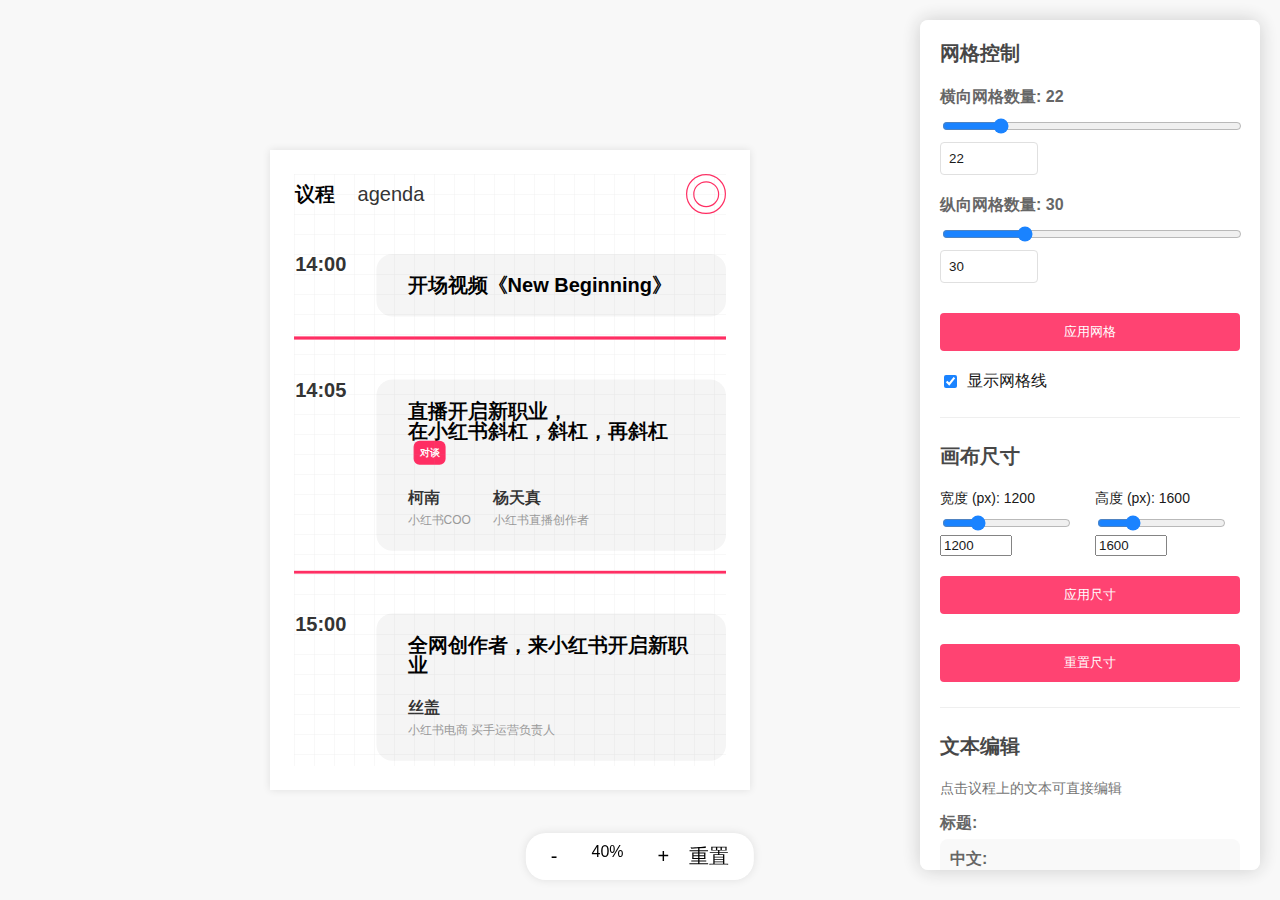
<file: index.html>
<!DOCTYPE html>
<html lang="zh">
<head>
    <meta charset="UTF-8">
    <meta name="viewport" content="width=device-width, initial-scale=1.0">
    <title>小红书议程</title>
    <link rel="stylesheet" href="styles.css">
    <link rel="stylesheet" href="https://cdnjs.cloudflare.com/ajax/libs/font-awesome/5.15.4/css/all.min.css">
</head>
<body>
    <div class="main-container">
        <!-- 控制面板切换按钮 -->
        <div class="control-toggle" id="control-toggle">
            <i class="fas fa-cog"></i>
        </div>
        
        <!-- 画布容器 -->
        <div class="canvas-wrapper">
            <div class="canvas">
                <!-- 网格覆盖层 -->
                <div class="grid-overlay" id="grid-overlay"></div>
                
                <div class="content-wrapper">
                    <div class="header">
                        <div class="logo">
                            <span class="logo-cn editable" data-field="logo-cn">议程</span>
                            <span class="logo-en editable" data-field="logo-en">agenda</span>
                        </div>
                        <div class="red-circle"></div>
                    </div>
                    
                    <div class="timeline">
                        <div class="event">
                            <div class="time editable" data-field="time-1">14:00</div>
                            <div class="content">
                                <div class="title editable" data-field="title-1">开场视频《New Beginning》</div>
                            </div>
                        </div>
                        
                        <div class="divider"></div>
                        
                        <div class="event">
                            <div class="time editable" data-field="time-2">14:05</div>
                            <div class="content">
                                <div class="title editable" data-field="title-2">
                                    直播开启新职业，
                                    <br>在小红书斜杠，斜杠，再斜杠
                                    <span class="tag">对谈</span>
                                </div>
                                <div class="speakers">
                                    <div class="speaker">
                                        <div class="speaker-name editable" data-field="speaker-2-1-name">柯南</div>
                                        <div class="speaker-title editable" data-field="speaker-2-1-title">小红书COO</div>
                                    </div>
                                    <div class="speaker">
                                        <div class="speaker-name editable" data-field="speaker-2-2-name">杨天真</div>
                                        <div class="speaker-title editable" data-field="speaker-2-2-title">小红书直播创作者</div>
                                    </div>
                                </div>
                            </div>
                        </div>
                        
                        <div class="divider"></div>
                        
                        <div class="event">
                            <div class="time editable" data-field="time-3">15:00</div>
                            <div class="content">
                                <div class="title editable" data-field="title-3">全网创作者，来小红书开启新职业</div>
                                <div class="speakers">
                                    <div class="speaker">
                                        <div class="speaker-name editable" data-field="speaker-3-1-name">丝盖</div>
                                        <div class="speaker-title editable" data-field="speaker-3-1-title">小红书电商 买手运营负责人</div>
                                    </div>
                                </div>
                            </div>
                        </div>
                        
                        <div class="divider"></div>
                        
                        <div class="event">
                            <div class="time editable" data-field="time-4">15:30</div>
                            <div class="content">
                                <div class="title editable" data-field="title-4">全链路产品升级，助力买手成长跃升</div>
                                <div class="speakers">
                                    <div class="speaker">
                                        <div class="speaker-name editable" data-field="speaker-4-1-name">法拉</div>
                                        <div class="speaker-title editable" data-field="speaker-4-1-title">小红书电商 买手产品负责人</div>
                                    </div>
                                </div>
                            </div>
                        </div>
                    </div>
                </div>
            </div>
            
            <div class="zoom-controls">
                <button id="zoom-out">-</button>
                <span id="zoom-level">100%</span>
                <button id="zoom-in">+</button>
                <button id="zoom-reset">重置</button>
            </div>
        </div>
        
        <!-- 控制面板 -->
        <div class="control-panel" id="control-panel">
            <h2>网格控制</h2>
            
            <div class="control-group">
                <label for="horizontal-slider">横向网格数量: <span id="horizontal-value">30</span></label>
                <input type="range" id="horizontal-slider" min="5" max="100" value="30">
                <input type="number" id="horizontal-input" min="5" max="100" value="30">
            </div>
            
            <div class="control-group">
                <label for="vertical-slider">纵向网格数量: <span id="vertical-value">30</span></label>
                <input type="range" id="vertical-slider" min="5" max="100" value="30">
                <input type="number" id="vertical-input" min="5" max="100" value="30">
            </div>
            
            <div class="control-group">
                <button id="apply-grid">应用网格</button>
            </div>
            
            <div class="gridlines-toggle">
                <input type="checkbox" id="show-grid" checked>
                <label for="show-grid">显示网格线</label>
            </div>
            
            <hr>
            
            <h2>画布尺寸</h2>
            
            <div class="size-inputs">
                <div class="size-input-group">
                    <label for="canvas-width">宽度 (px): <span id="width-value">1200</span></label>
                    <input type="range" id="canvas-width-slider" min="600" max="3000" value="1200" step="10">
                    <input type="number" id="canvas-width" min="600" max="3000" value="1200">
                </div>
                <div class="size-input-group">
                    <label for="canvas-height">高度 (px): <span id="height-value">1600</span></label>
                    <input type="range" id="canvas-height-slider" min="800" max="4000" value="1600" step="10">
                    <input type="number" id="canvas-height" min="800" max="4000" value="1600">
                </div>
            </div>
            
            <div class="control-group">
                <button id="apply-size">应用尺寸</button>
            </div>
            
            <div class="control-group">
                <button id="reset-size">重置尺寸</button>
            </div>
            
            <hr>
            
            <h2>文本编辑</h2>
            <p style="color: #666; font-size: 14px; margin-bottom: 15px;">点击议程上的文本可直接编辑</p>
            
            <div id="text-editor-container">
                <div class="text-editor-group">
                    <label>标题:</label>
                    <div class="edit-event">
                        <div class="text-editor-group">
                            <label>中文:</label>
                            <textarea id="edit-logo-cn">议程</textarea>
                        </div>
                        <div class="text-editor-group">
                            <label>英文:</label>
                            <textarea id="edit-logo-en">agenda</textarea>
                        </div>
                    </div>
                </div>
                
                <div class="text-editor-group">
                    <label>事件1:</label>
                    <div class="edit-event">
                        <div class="text-editor-group">
                            <label>时间:</label>
                            <textarea id="edit-time-1">14:00</textarea>
                        </div>
                        <div class="text-editor-group">
                            <label>标题:</label>
                            <textarea id="edit-title-1">开场视频《New Beginning》</textarea>
                        </div>
                    </div>
                </div>
                
                <div class="text-editor-group">
                    <label>事件2:</label>
                    <div class="edit-event">
                        <div class="text-editor-group">
                            <label>时间:</label>
                            <textarea id="edit-time-2">14:05</textarea>
                        </div>
                        <div class="text-editor-group">
                            <label>标题:</label>
                            <textarea id="edit-title-2">直播开启新职业，
在小红书斜杠，斜杠，再斜杠</textarea>
                        </div>
                        <div class="text-editor-group">
                            <label>演讲者1:</label>
                            <textarea id="edit-speaker-2-1-name">柯南</textarea>
                            <textarea id="edit-speaker-2-1-title">小红书COO</textarea>
                        </div>
                        <div class="text-editor-group">
                            <label>演讲者2:</label>
                            <textarea id="edit-speaker-2-2-name">杨天真</textarea>
                            <textarea id="edit-speaker-2-2-title">小红书直播创作者</textarea>
                        </div>
                    </div>
                </div>
                
                <div class="text-editor-group">
                    <label>事件3:</label>
                    <div class="edit-event">
                        <div class="text-editor-group">
                            <label>时间:</label>
                            <textarea id="edit-time-3">15:00</textarea>
                        </div>
                        <div class="text-editor-group">
                            <label>标题:</label>
                            <textarea id="edit-title-3">全网创作者，来小红书开启新职业</textarea>
                        </div>
                        <div class="text-editor-group">
                            <label>演讲者:</label>
                            <textarea id="edit-speaker-3-1-name">丝盖</textarea>
                            <textarea id="edit-speaker-3-1-title">小红书电商 买手运营负责人</textarea>
                        </div>
                    </div>
                </div>
                
                <div class="text-editor-group">
                    <label>事件4:</label>
                    <div class="edit-event">
                        <div class="text-editor-group">
                            <label>时间:</label>
                            <textarea id="edit-time-4">15:30</textarea>
                        </div>
                        <div class="text-editor-group">
                            <label>标题:</label>
                            <textarea id="edit-title-4">全链路产品升级，助力买手成长跃升</textarea>
                        </div>
                        <div class="text-editor-group">
                            <label>演讲者:</label>
                            <textarea id="edit-speaker-4-1-name">法拉</textarea>
                            <textarea id="edit-speaker-4-1-title">小红书电商 买手产品负责人</textarea>
                        </div>
                    </div>
                </div>
                
                <div class="control-group">
                    <button id="apply-text">应用文本更改</button>
                </div>
            </div>
        </div>
    </div>

    <script src="script.js"></script>
</body>
</html>
</file>
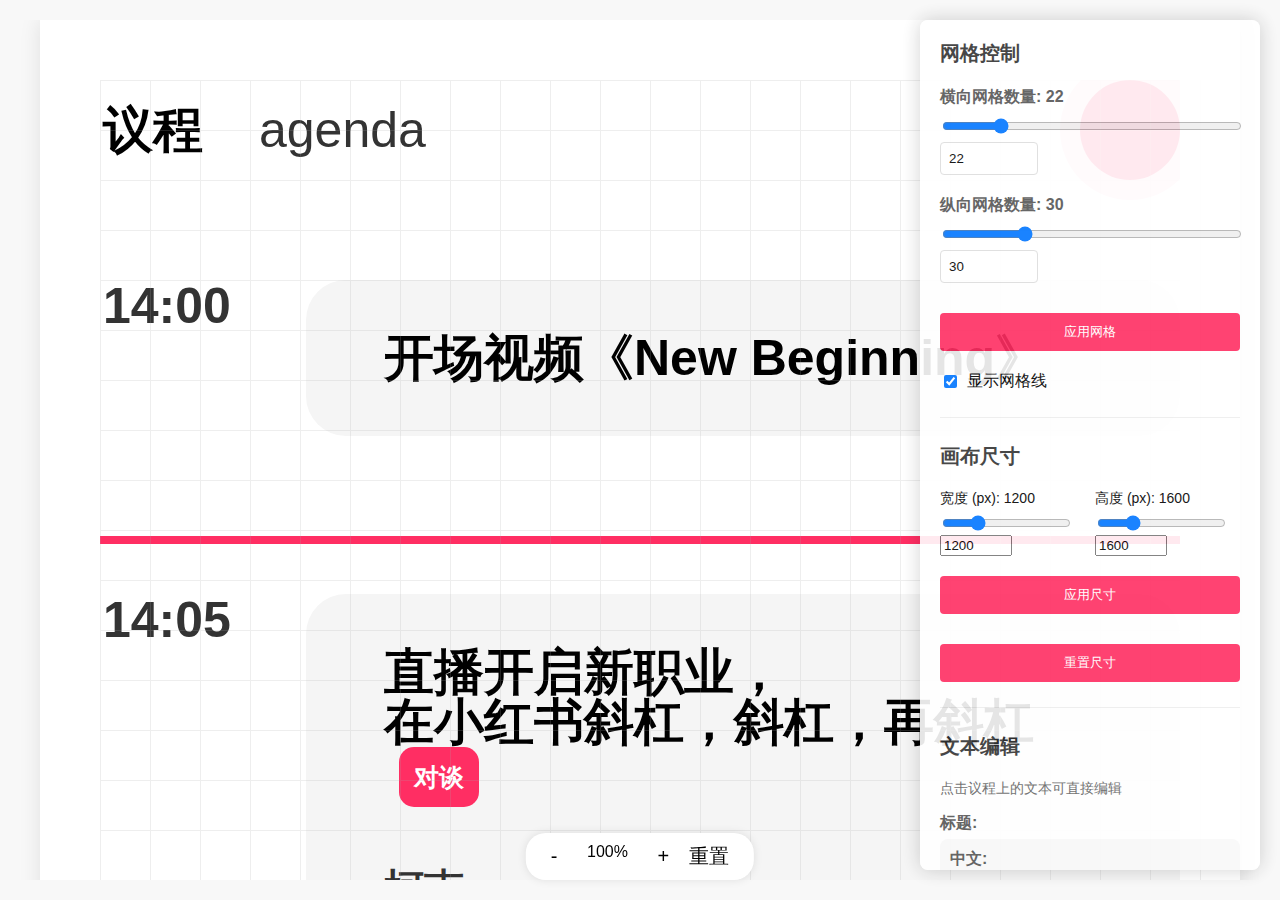
<file: agenda.html>
<!DOCTYPE html>
<html lang="zh">
<head>
    <meta charset="UTF-8">
    <meta name="viewport" content="width=device-width, initial-scale=1.0">
    <title>小红书议程</title>
    <style>
        body {
            margin: 0;
            padding: 0;
            display: flex;
            background-color: #f8f8f8;
            font-family: "PingFang SC", "Microsoft YaHei", sans-serif;
            min-height: 100vh;
            overflow-x: hidden;
        }
        
        .main-container {
            display: flex;
            width: 100%;
            padding: 20px;
            justify-content: center;
        }
        
        /* 控制面板样式 */
        .control-panel {
            width: 300px;
            background-color: white;
            border-radius: 8px;
            padding: 20px;
            box-shadow: 0 0 20px rgba(0, 0, 0, 0.2);
            height: fit-content;
            position: fixed;
            top: 20px;
            right: 20px;
            z-index: 100;
            max-height: 90vh;
            overflow-y: auto;
            opacity: 0.9;
            transition: opacity 0.3s;
        }
        
        .control-panel:hover {
            opacity: 1;
        }
        
        .control-panel h2 {
            margin-top: 0;
            color: #333;
            font-size: 20px;
            margin-bottom: 20px;
        }
        
        .control-group {
            margin-bottom: 20px;
        }
        
        .control-group label {
            display: block;
            margin-bottom: 8px;
            font-weight: bold;
            color: #555;
        }
        
        .control-group input[type="range"] {
            width: 100%;
            margin-bottom: 8px;
        }
        
        .control-group input[type="number"] {
            width: 80px;
            padding: 8px;
            border: 1px solid #ddd;
            border-radius: 4px;
        }
        
        .control-group button {
            padding: 10px 15px;
            background-color: #ff2e63;
            color: white;
            border: none;
            border-radius: 4px;
            cursor: pointer;
            margin-top: 10px;
            width: 100%;
        }
        
        .control-group button:hover {
            background-color: #e01b51;
        }
        
        .gridlines-toggle {
            display: flex;
            align-items: center;
            margin-top: 20px;
        }
        
        .gridlines-toggle input {
            margin-right: 10px;
        }
        
        .control-panel hr {
            margin: 25px 0;
            border: none;
            border-top: 1px solid #eee;
        }
        
        .size-inputs {
            display: flex;
            gap: 10px;
            margin-bottom: 10px;
        }
        
        .size-input-group {
            flex: 1;
        }
        
        .size-input-group label {
            display: block;
            margin-bottom: 5px;
            font-size: 14px;
        }
        
        /* 文本编辑控制 */
        .text-editor-group {
            margin-bottom: 15px;
        }
        
        .text-editor-group label {
            display: block;
            margin-bottom: 5px;
            color: #555;
            font-weight: bold;
        }
        
        .text-editor-group textarea {
            width: 100%;
            min-height: 60px;
            padding: 8px;
            border: 1px solid #ddd;
            border-radius: 4px;
            font-family: inherit;
            font-size: 14px;
            resize: vertical;
        }
        
        .edit-event {
            background-color: #f9f9f9;
            border-radius: 8px;
            padding: 10px;
            margin-bottom: 15px;
        }
        
        .edit-event h3 {
            margin-top: 0;
            margin-bottom: 10px;
            font-size: 16px;
            color: #ff2e63;
        }
        
        .editable {
            border: 1px dashed transparent;
            padding: 2px;
            transition: background-color 0.2s, border-color 0.2s;
        }
        
        .editable:hover {
            background-color: rgba(255, 46, 99, 0.05);
            border-color: #ff2e63;
            cursor: pointer;
        }
        
        /* 画布样式 */
        .canvas-wrapper {
            display: flex;
            justify-content: center;
            overflow: hidden;
            position: relative;
            margin: 0 auto;
            cursor: grab; /* 默认显示抓取光标 */
            width: 100%;
            height: calc(100vh - 40px);
        }
        
        .canvas-wrapper.grabbing {
            cursor: grabbing; /* 拖动时显示抓取中光标 */
        }
        
        .zoom-controls {
            position: fixed;
            bottom: 20px;
            left: 50%;
            transform: translateX(-50%);
            display: flex;
            background-color: white;
            border-radius: 20px;
            padding: 5px 15px;
            box-shadow: 0 0 10px rgba(0, 0, 0, 0.1);
            z-index: 90;
        }
        
        .zoom-controls button {
            background: none;
            border: none;
            font-size: 20px;
            cursor: pointer;
            padding: 5px 10px;
        }
        
        .zoom-controls span {
            display: inline-block;
            padding: 5px 10px;
            min-width: 60px;
            text-align: center;
        }
        
        .canvas {
            width: 1200px;
            height: 1600px;
            background-color: white;
            position: relative;
            box-shadow: 0 0 20px rgba(0, 0, 0, 0.1);
            overflow: hidden;
            padding: 60px; /* 固定60px页边距 */
            box-sizing: border-box;
            transform-origin: center center;
            transition: transform 0.1s ease;
        }
        
        .content-wrapper {
            width: 100%;
            height: 100%;
            position: relative;
            overflow: hidden;
            box-sizing: border-box;
        }
        
        /* 网格系统 */
        .grid-overlay {
            position: absolute;
            top: 60px; /* 页边距 */
            left: 60px; /* 页边距 */
            right: 60px; /* 页边距 */
            bottom: 60px; /* 页边距 */
            pointer-events: none;
            z-index: 10;
            opacity: 0.2;
        }
        
        .grid-line {
            position: absolute;
            background-color: #aaa;
        }
        
        .h-line {
            width: 100%;
            height: 1px;
        }
        
        .v-line {
            height: 100%;
            width: 1px;
        }
        
        /* 文字和图形高度对齐网格 */
        :root {
            --grid-cell-height: 50px; /* 固定网格单元格高度 */
            --grid-cell-width: 50px; /* 固定网格单元格宽度 */
            --page-padding: 60px; /* 固定页边距 */
            --circle-size: calc(var(--grid-cell-height) * 2); /* 使用高度作为基准，确保圆形 */
        }
        
        /* 原有样式 */
        .header {
            display: flex;
            justify-content: space-between;
            align-items: center;
            margin-bottom: var(--grid-cell-height);
            height: auto;
            min-height: calc(var(--grid-cell-height) * 2);
        }
        
        .logo {
            font-size: var(--grid-cell-height);
            font-weight: 800;
            display: flex;
            align-items: center;
            line-height: var(--grid-cell-height);
            height: auto;
            min-height: var(--grid-cell-height);
        }
        
        .logo-cn {
            margin-right: calc(var(--grid-cell-width) * 1);
            height: auto;
            min-height: var(--grid-cell-height);
            line-height: var(--grid-cell-height);
        }
        
        .logo-en {
            font-weight: 400;
            color: #333;
            height: auto;
            min-height: var(--grid-cell-height);
            line-height: var(--grid-cell-height);
        }
        
        .red-circle {
            width: var(--circle-size);
            height: var(--circle-size);
            background-color: #ff2e63;
            border-radius: 50%;
            box-shadow: 0 0 0 calc(var(--circle-size) * 0.2) rgba(255, 46, 99, 0.2);
            flex-shrink: 0;
        }
        
        .timeline {
            margin-top: calc(var(--grid-cell-height) * 2);
            display: flex;
            flex-direction: column;
        }
        
        .event {
            display: flex;
            margin-bottom: var(--grid-cell-height);
            position: relative;
            min-height: var(--grid-cell-height);
            height: auto;
        }
        
        .time {
            width: calc(var(--grid-cell-width) * 4);
            font-size: var(--grid-cell-height);
            font-weight: bold;
            color: #333;
            padding-top: 0;
            line-height: var(--grid-cell-height);
            height: auto;
            min-height: var(--grid-cell-height);
            flex-shrink: 0;
        }
        
        .content {
            flex: 1;
            background-color: #f5f5f5;
            border-radius: calc(var(--grid-cell-height) * 0.8);
            padding: var(--grid-cell-height) calc(var(--grid-cell-width) * 1.5);
            position: relative;
            height: auto;
            min-height: var(--grid-cell-height);
            display: flex;
            flex-direction: column;
        }
        
        .title {
            font-size: var(--grid-cell-height);
            margin-bottom: 0;
            line-height: var(--grid-cell-height);
            height: auto;
            min-height: var(--grid-cell-height);
            font-weight: bold;
            display: inline-block;
            vertical-align: top;
            word-wrap: break-word;
            overflow-wrap: break-word;
        }
        
        .title br + span {
            display: inline-block;
            line-height: var(--grid-cell-height);
            height: auto;
            min-height: var(--grid-cell-height);
        }
        
        .speakers {
            display: flex;
            flex-wrap: wrap;
            gap: var(--grid-cell-height);
            margin-top: var(--grid-cell-height);
            width: 100%;
        }
        
        .speaker {
            display: flex;
            flex-direction: column;
            margin-top: 0;
            min-width: 150px;
        }
        
        .speaker-name {
            font-size: calc(var(--grid-cell-height) * 0.8);
            font-weight: bold;
            color: #333;
            line-height: var(--grid-cell-height);
            height: auto;
            min-height: var(--grid-cell-height);
            word-wrap: break-word;
            overflow-wrap: break-word;
        }
        
        .speaker-title {
            font-size: calc(var(--grid-cell-height) * 0.6);
            color: #999;
            font-weight: normal;
            margin-top: 0;
            line-height: var(--grid-cell-height);
            height: auto;
            min-height: var(--grid-cell-height);
            word-wrap: break-word;
            overflow-wrap: break-word;
        }
        
        .divider {
            width: 100%;
            height: calc(var(--grid-cell-height) * 0.15);
            background-color: #ff2e63;
            margin: var(--grid-cell-height) 0;
            position: relative;
            left: 0;
            flex-shrink: 0;
        }
        
        .tag {
            display: inline-block;
            font-size: calc(var(--grid-cell-height) * 0.5);
            color: white;
            background-color: #ff2e63;
            padding: calc(var(--grid-cell-height) * 0.1) calc(var(--grid-cell-width) * 0.3);
            border-radius: calc(var(--grid-cell-height) * 0.3);
            margin-left: calc(var(--grid-cell-width) * 0.3);
            vertical-align: middle;
            line-height: calc(var(--grid-cell-height) * 0.5);
        }
    </style>
</head>
<body>
    <div class="main-container">
        <!-- 画布容器 -->
        <div class="canvas-wrapper">
            <div class="canvas">
                <!-- 网格覆盖层 -->
                <div class="grid-overlay" id="grid-overlay"></div>
                
                <div class="content-wrapper">
                    <div class="header">
                        <div class="logo">
                            <span class="logo-cn editable" data-field="logo-cn">议程</span>
                            <span class="logo-en editable" data-field="logo-en">agenda</span>
                        </div>
                        <div class="red-circle"></div>
                    </div>
                    
                    <div class="timeline">
                        <div class="event">
                            <div class="time editable" data-field="time-1">14:00</div>
                            <div class="content">
                                <div class="title editable" data-field="title-1">开场视频《New Beginning》</div>
                            </div>
                        </div>
                        
                        <div class="divider"></div>
                        
                        <div class="event">
                            <div class="time editable" data-field="time-2">14:05</div>
                            <div class="content">
                                <div class="title editable" data-field="title-2">
                                    直播开启新职业，
                                    <br>在小红书斜杠，斜杠，再斜杠
                                    <span class="tag">对谈</span>
                                </div>
                                <div class="speakers">
                                    <div class="speaker">
                                        <div class="speaker-name editable" data-field="speaker-2-1-name">柯南</div>
                                        <div class="speaker-title editable" data-field="speaker-2-1-title">小红书COO</div>
                                    </div>
                                    <div class="speaker">
                                        <div class="speaker-name editable" data-field="speaker-2-2-name">杨天真</div>
                                        <div class="speaker-title editable" data-field="speaker-2-2-title">小红书直播创作者</div>
                                    </div>
                                </div>
                            </div>
                        </div>
                        
                        <div class="divider"></div>
                        
                        <div class="event">
                            <div class="time editable" data-field="time-3">15:00</div>
                            <div class="content">
                                <div class="title editable" data-field="title-3">全网创作者，来小红书开启新职业</div>
                                <div class="speakers">
                                    <div class="speaker">
                                        <div class="speaker-name editable" data-field="speaker-3-1-name">丝盖</div>
                                        <div class="speaker-title editable" data-field="speaker-3-1-title">小红书电商 买手运营负责人</div>
                                    </div>
                                </div>
                            </div>
                        </div>
                        
                        <div class="divider"></div>
                        
                        <div class="event">
                            <div class="time editable" data-field="time-4">15:30</div>
                            <div class="content">
                                <div class="title editable" data-field="title-4">全链路产品升级，助力买手成长跃升</div>
                                <div class="speakers">
                                    <div class="speaker">
                                        <div class="speaker-name editable" data-field="speaker-4-1-name">法拉</div>
                                        <div class="speaker-title editable" data-field="speaker-4-1-title">小红书电商 买手产品负责人</div>
                                    </div>
                                </div>
                            </div>
                        </div>
                    </div>
                </div>
            </div>
            
            <div class="zoom-controls">
                <button id="zoom-out">-</button>
                <span id="zoom-level">100%</span>
                <button id="zoom-in">+</button>
                <button id="zoom-reset">重置</button>
            </div>
        </div>
        
        <!-- 控制面板 -->
        <div class="control-panel">
            <h2>网格控制</h2>
            
            <div class="control-group">
                <label for="horizontal-slider">横向网格数量: <span id="horizontal-value">30</span></label>
                <input type="range" id="horizontal-slider" min="5" max="100" value="30">
                <input type="number" id="horizontal-input" min="5" max="100" value="30">
            </div>
            
            <div class="control-group">
                <label for="vertical-slider">纵向网格数量: <span id="vertical-value">30</span></label>
                <input type="range" id="vertical-slider" min="5" max="100" value="30">
                <input type="number" id="vertical-input" min="5" max="100" value="30">
            </div>
            
            <div class="control-group">
                <button id="apply-grid">应用网格</button>
            </div>
            
            <div class="gridlines-toggle">
                <input type="checkbox" id="show-grid" checked>
                <label for="show-grid">显示网格线</label>
            </div>
            
            <hr>
            
            <h2>画布尺寸</h2>
            
            <div class="size-inputs">
                <div class="size-input-group">
                    <label for="canvas-width">宽度 (px): <span id="width-value">1200</span></label>
                    <input type="range" id="canvas-width-slider" min="600" max="3000" value="1200" step="10">
                    <input type="number" id="canvas-width" min="600" max="3000" value="1200">
                </div>
                <div class="size-input-group">
                    <label for="canvas-height">高度 (px): <span id="height-value">1600</span></label>
                    <input type="range" id="canvas-height-slider" min="800" max="4000" value="1600" step="10">
                    <input type="number" id="canvas-height" min="800" max="4000" value="1600">
                </div>
            </div>
            
            <div class="control-group">
                <button id="apply-size">应用尺寸</button>
            </div>
            
            <div class="control-group">
                <button id="reset-size">重置尺寸</button>
            </div>
            
            <hr>
            
            <h2>文本编辑</h2>
            <p style="color: #666; font-size: 14px; margin-bottom: 15px;">点击议程上的文本可直接编辑</p>
            
            <div id="text-editor-container">
                <div class="text-editor-group">
                    <label>标题:</label>
                    <div class="edit-event">
                        <div class="text-editor-group">
                            <label>中文:</label>
                            <textarea id="edit-logo-cn">议程</textarea>
                        </div>
                        <div class="text-editor-group">
                            <label>英文:</label>
                            <textarea id="edit-logo-en">agenda</textarea>
                        </div>
                    </div>
                </div>
                
                <div class="text-editor-group">
                    <label>事件1:</label>
                    <div class="edit-event">
                        <div class="text-editor-group">
                            <label>时间:</label>
                            <textarea id="edit-time-1">14:00</textarea>
                        </div>
                        <div class="text-editor-group">
                            <label>标题:</label>
                            <textarea id="edit-title-1">开场视频《New Beginning》</textarea>
                        </div>
                    </div>
                </div>
                
                <div class="text-editor-group">
                    <label>事件2:</label>
                    <div class="edit-event">
                        <div class="text-editor-group">
                            <label>时间:</label>
                            <textarea id="edit-time-2">14:05</textarea>
                        </div>
                        <div class="text-editor-group">
                            <label>标题:</label>
                            <textarea id="edit-title-2">直播开启新职业，
在小红书斜杠，斜杠，再斜杠</textarea>
                        </div>
                        <div class="text-editor-group">
                            <label>演讲者1:</label>
                            <textarea id="edit-speaker-2-1-name">柯南</textarea>
                            <textarea id="edit-speaker-2-1-title">小红书COO</textarea>
                        </div>
                        <div class="text-editor-group">
                            <label>演讲者2:</label>
                            <textarea id="edit-speaker-2-2-name">杨天真</textarea>
                            <textarea id="edit-speaker-2-2-title">小红书直播创作者</textarea>
                        </div>
                    </div>
                </div>
                
                <div class="text-editor-group">
                    <label>事件3:</label>
                    <div class="edit-event">
                        <div class="text-editor-group">
                            <label>时间:</label>
                            <textarea id="edit-time-3">15:00</textarea>
                        </div>
                        <div class="text-editor-group">
                            <label>标题:</label>
                            <textarea id="edit-title-3">全网创作者，来小红书开启新职业</textarea>
                        </div>
                        <div class="text-editor-group">
                            <label>演讲者:</label>
                            <textarea id="edit-speaker-3-1-name">丝盖</textarea>
                            <textarea id="edit-speaker-3-1-title">小红书电商 买手运营负责人</textarea>
                        </div>
                    </div>
                </div>
                
                <div class="text-editor-group">
                    <label>事件4:</label>
                    <div class="edit-event">
                        <div class="text-editor-group">
                            <label>时间:</label>
                            <textarea id="edit-time-4">15:30</textarea>
                        </div>
                        <div class="text-editor-group">
                            <label>标题:</label>
                            <textarea id="edit-title-4">全链路产品升级，助力买手成长跃升</textarea>
                        </div>
                        <div class="text-editor-group">
                            <label>演讲者:</label>
                            <textarea id="edit-speaker-4-1-name">法拉</textarea>
                            <textarea id="edit-speaker-4-1-title">小红书电商 买手产品负责人</textarea>
                        </div>
                    </div>
                </div>
                
                <div class="control-group">
                    <button id="apply-text">应用文本更改</button>
                </div>
            </div>
        </div>
    </div>

    <script>
        // 获取DOM元素
        const gridOverlay = document.getElementById('grid-overlay');
        const horizontalSlider = document.getElementById('horizontal-slider');
        const verticalSlider = document.getElementById('vertical-slider');
        const horizontalInput = document.getElementById('horizontal-input');
        const verticalInput = document.getElementById('vertical-input');
        const horizontalValue = document.getElementById('horizontal-value');
        const verticalValue = document.getElementById('vertical-value');
        const applyGridBtn = document.getElementById('apply-grid');
        const showGridCheckbox = document.getElementById('show-grid');
        
        // 画布尺寸控制元素
        const canvasWidthInput = document.getElementById('canvas-width');
        const canvasHeightInput = document.getElementById('canvas-height');
        const canvasWidthSlider = document.getElementById('canvas-width-slider');
        const canvasHeightSlider = document.getElementById('canvas-height-slider');
        const widthValue = document.getElementById('width-value');
        const heightValue = document.getElementById('height-value');
        const applySizeBtn = document.getElementById('apply-size');
        const resetSizeBtn = document.getElementById('reset-size');
        const canvas = document.querySelector('.canvas');
        const contentWrapper = document.querySelector('.content-wrapper');
        const canvasWrapper = document.querySelector('.canvas-wrapper');
        
        // 缩放控制
        const zoomInBtn = document.getElementById('zoom-in');
        const zoomOutBtn = document.getElementById('zoom-out');
        const zoomResetBtn = document.getElementById('zoom-reset');
        const zoomLevelDisplay = document.getElementById('zoom-level');
        let currentZoom = 1; // 初始缩放比例
        
        // 拖拽控制
        let isDragging = false;
        let startX, startY;
        let translateX = 0;
        let translateY = 0;
        
        // 默认画布尺寸
        const defaultWidth = 1200;
        const defaultHeight = 1600;
        const pagePadding = 60; // 固定页边距
        
        // 初始网格设置
        let hGridCount = 30;
        let vGridCount = 30;
        
        // 初始化拖拽
        function initDragAndDrop() {
            // 鼠标按下事件
            canvasWrapper.addEventListener('mousedown', (e) => {
                // 如果点击的是控制面板内的元素，不启动拖拽
                if (e.target.closest('.control-panel') || e.target.closest('.zoom-controls')) {
                    return;
                }
                
                isDragging = true;
                canvasWrapper.classList.add('grabbing');
                startX = e.clientX - translateX;
                startY = e.clientY - translateY;
                e.preventDefault();
            });
            
            // 鼠标移动事件
            document.addEventListener('mousemove', (e) => {
                if (!isDragging) return;
                
                translateX = e.clientX - startX;
                translateY = e.clientY - startY;
                updateCanvasTransform();
                e.preventDefault();
            });
            
            // 鼠标松开事件
            document.addEventListener('mouseup', () => {
                isDragging = false;
                canvasWrapper.classList.remove('grabbing');
            });
            
            // 鼠标离开窗口事件
            document.addEventListener('mouseleave', () => {
                if (isDragging) {
                    isDragging = false;
                    canvasWrapper.classList.remove('grabbing');
                }
            });
        }
        
        // 更新画布变换
        function updateCanvasTransform() {
            canvas.style.transform = `translate(${translateX}px, ${translateY}px) scale(${currentZoom})`;
        }
        
        // 缩放控制函数
        function setZoom(zoom) {
            // 限制缩放范围
            if (zoom < 0.2) zoom = 0.2;
            if (zoom > 3) zoom = 3;
            
            currentZoom = zoom;
            updateCanvasTransform();
            zoomLevelDisplay.textContent = Math.round(zoom * 100) + '%';
        }
        
        // 重置位置和缩放
        function resetViewport() {
            translateX = 0;
            translateY = 0;
            currentZoom = 1;
            updateCanvasTransform();
            zoomLevelDisplay.textContent = '100%';
        }
        
        // 缩放按钮事件
        zoomInBtn.addEventListener('click', () => {
            setZoom(currentZoom + 0.1);
        });
        
        zoomOutBtn.addEventListener('click', () => {
            setZoom(currentZoom - 0.1);
        });
        
        zoomResetBtn.addEventListener('click', () => {
            resetViewport();
        });
        
        // 鼠标滚轮缩放
        canvasWrapper.addEventListener('wheel', (e) => {
            // 阻止默认滚动行为
            e.preventDefault();
            
            // 根据滚轮方向调整缩放
            const delta = -Math.sign(e.deltaY) * 0.1;
            setZoom(currentZoom + delta);
        });
        
        // 更新CSS变量
        function updateCSSVariables() {
            // 网格单元格大小保持不变，仅更新其他变量
            document.documentElement.style.setProperty('--page-padding', `${pagePadding}px`);
            
            // 强制回流，确保尺寸计算准确
            void canvas.offsetHeight;
        }
        
        // 实时应用画布尺寸（用于滑块拖动）
        function applyCanvasSizeImmediate() {
            const width = parseInt(canvasWidthSlider.value);
            const height = parseInt(canvasHeightSlider.value);
            
            if (width >= 600 && height >= 800) {
                canvas.style.width = width + 'px';
                canvas.style.height = height + 'px';
                
                // 等待DOM更新后再生成网格
                clearTimeout(window.resizeTimer);
                window.resizeTimer = setTimeout(() => {
                    generateGrid(hGridCount, vGridCount);
                }, 100);
            }
        }
        
        // 应用画布尺寸（通过按钮点击）
        function applyCanvasSize() {
            const width = parseInt(canvasWidthInput.value);
            const height = parseInt(canvasHeightInput.value);
            
            if (width < 600 || height < 800) {
                alert('画布尺寸过小，请输入更大的值');
                return;
            }
            
            canvas.style.width = width + 'px';
            canvas.style.height = height + 'px';
            
            // 等待DOM更新后再生成网格
            setTimeout(() => {
                generateGrid(hGridCount, vGridCount);
            }, 50);
        }
        
        // 重置画布尺寸
        function resetCanvasSize() {
            canvasWidthInput.value = defaultWidth;
            canvasHeightInput.value = defaultHeight;
            canvasWidthSlider.value = defaultWidth;
            canvasHeightSlider.value = defaultHeight;
            widthValue.textContent = defaultWidth;
            heightValue.textContent = defaultHeight;
            
            canvas.style.width = defaultWidth + 'px';
            canvas.style.height = defaultHeight + 'px';
            
            // 重置缩放和位置
            resetViewport();
            
            // 等待DOM更新后再生成网格
            setTimeout(() => {
                generateGrid(hGridCount, vGridCount);
            }, 50);
        }
        
        // 生成网格线
        function generateGrid(h, v) {
            // 清空网格
            gridOverlay.innerHTML = '';
            
            // 获取固定的网格单元格尺寸
            const cellWidth = parseInt(getComputedStyle(document.documentElement).getPropertyValue('--grid-cell-width'));
            const cellHeight = parseInt(getComputedStyle(document.documentElement).getPropertyValue('--grid-cell-height'));
            
            // 计算网格尺寸（版心内容区域）
            const gridWidth = gridOverlay.offsetWidth;
            const gridHeight = gridOverlay.offsetHeight;
            
            // 计算需要的网格线数量
            const hLines = Math.ceil(gridHeight / cellHeight) + 1;
            const vLines = Math.ceil(gridWidth / cellWidth) + 1;
            
            // 更新输入框和滑块的值（但不触发事件）
            horizontalInput.value = vLines - 1;
            horizontalSlider.value = vLines - 1;
            horizontalValue.textContent = vLines - 1;
            
            verticalInput.value = hLines - 1;
            verticalSlider.value = hLines - 1;
            verticalValue.textContent = hLines - 1;
            
            // 存储当前网格数量
            hGridCount = vLines - 1;
            vGridCount = hLines - 1;
            
            // 生成横向线
            for (let i = 0; i <= hLines; i++) {
                const hLine = document.createElement('div');
                hLine.className = 'grid-line h-line';
                hLine.style.top = (i * cellHeight) + 'px';
                gridOverlay.appendChild(hLine);
            }
            
            // 生成纵向线
            for (let i = 0; i <= vLines; i++) {
                const vLine = document.createElement('div');
                vLine.className = 'grid-line v-line';
                vLine.style.left = (i * cellWidth) + 'px';
                gridOverlay.appendChild(vLine);
            }
            
            // 更新CSS变量
            updateCSSVariables();
        }
        
        // 同步滑块和输入框
        horizontalSlider.addEventListener('input', function() {
            horizontalInput.value = this.value;
            horizontalValue.textContent = this.value;
        });
        
        verticalSlider.addEventListener('input', function() {
            verticalInput.value = this.value;
            verticalValue.textContent = this.value;
        });
        
        horizontalInput.addEventListener('input', function() {
            horizontalSlider.value = this.value;
            horizontalValue.textContent = this.value;
        });
        
        verticalInput.addEventListener('input', function() {
            verticalSlider.value = this.value;
            verticalValue.textContent = this.value;
        });
        
        // 同步滑块和输入框 - 画布尺寸
        canvasWidthSlider.addEventListener('input', function() {
            canvasWidthInput.value = this.value;
            widthValue.textContent = this.value;
            // 实时应用尺寸变化
            applyCanvasSizeImmediate();
        });
        
        canvasHeightSlider.addEventListener('input', function() {
            canvasHeightInput.value = this.value;
            heightValue.textContent = this.value;
            // 实时应用尺寸变化
            applyCanvasSizeImmediate();
        });
        
        canvasWidthInput.addEventListener('input', function() {
            canvasWidthSlider.value = this.value;
            widthValue.textContent = this.value;
        });
        
        canvasHeightInput.addEventListener('input', function() {
            canvasHeightSlider.value = this.value;
            heightValue.textContent = this.value;
        });
        
        // 应用网格按钮
        applyGridBtn.addEventListener('click', function() {
            const cellWidth = parseInt(getComputedStyle(document.documentElement).getPropertyValue('--grid-cell-width'));
            const cellHeight = parseInt(getComputedStyle(document.documentElement).getPropertyValue('--grid-cell-height'));
            
            // 获取用户输入的网格数量
            hGridCount = parseInt(horizontalInput.value);
            vGridCount = parseInt(verticalInput.value);
            
            // 根据输入的网格数量更新CSS变量
            const newCellWidth = cellWidth;
            const newCellHeight = cellHeight;
            
            // 应用新的网格单元格大小
            document.documentElement.style.setProperty('--grid-cell-width', `${newCellWidth}px`);
            document.documentElement.style.setProperty('--grid-cell-height', `${newCellHeight}px`);
            
            // 重新生成网格
            generateGrid(hGridCount, vGridCount);
        });
        
        // 显示/隐藏网格
        showGridCheckbox.addEventListener('change', function() {
            gridOverlay.style.display = this.checked ? 'block' : 'none';
        });
        
        // 尺寸控制按钮事件监听
        applySizeBtn.addEventListener('click', applyCanvasSize);
        resetSizeBtn.addEventListener('click', resetCanvasSize);
        
        // 页面加载时初始化
        window.addEventListener('load', function() {
            // 初始化拖拽功能
            initDragAndDrop();
            
            // 初始化文本编辑功能
            initTextEditing();
            
            // 等待DOM完全加载并计算尺寸
            setTimeout(() => {
                generateGrid(hGridCount, vGridCount);
            }, 100);
        });
        
        // 窗口大小改变时重新生成网格
        window.addEventListener('resize', function() {
            clearTimeout(window.resizeTimer);
            window.resizeTimer = setTimeout(() => {
                generateGrid(hGridCount, vGridCount);
            }, 100);
        });
        
        // 初始化文本编辑功能
        function initTextEditing() {
            // 获取所有可编辑元素
            const editables = document.querySelectorAll('.editable');
            
            // 获取应用按钮
            const applyTextBtn = document.getElementById('apply-text');
            
            // 为所有可编辑元素添加点击事件
            editables.forEach(el => {
                el.addEventListener('click', function() {
                    const field = this.getAttribute('data-field');
                    const editor = document.getElementById('edit-' + field);
                    
                    if (editor) {
                        // 滚动到编辑区域
                        editor.scrollIntoView({ behavior: 'smooth', block: 'center' });
                        
                        // 突出显示编辑区域
                        editor.style.backgroundColor = '#fff9f9';
                        editor.style.border = '1px solid #ff2e63';
                        
                        setTimeout(() => {
                            editor.style.backgroundColor = '';
                            editor.style.border = '1px solid #ddd';
                        }, 1500);
                        
                        editor.focus();
                    }
                });
            });
            
            // 应用按钮点击事件
            applyTextBtn.addEventListener('click', applyTextChanges);
            
            // 为所有编辑框添加实时更新
            const editors = document.querySelectorAll('[id^="edit-"]');
            editors.forEach(editor => {
                editor.addEventListener('input', function() {
                    updateSingleField(this);
                });
            });
            
            // 初始化编辑器内容
            syncEditorsFromContent();
        }
        
        // 从画布内容同步到编辑器
        function syncEditorsFromContent() {
            const editables = document.querySelectorAll('.editable');
            
            editables.forEach(el => {
                const field = el.getAttribute('data-field');
                const editor = document.getElementById('edit-' + field);
                
                if (editor) {
                    editor.value = el.innerHTML.replace(/<br>/g, '\n').replace(/<span class="tag">([^<]+)<\/span>/g, '$1');
                }
            });
        }
        
        // 更新单个字段
        function updateSingleField(editor) {
            const fieldId = editor.id.replace('edit-', '');
            const targetElement = document.querySelector(`.editable[data-field="${fieldId}"]`);
            
            if (targetElement) {
                let content = editor.value;
                
                // 处理特殊情况
                if (fieldId === 'title-2') {
                    // 保留"对谈"标签
                    content = content.replace(/对谈$/, '<span class="tag">对谈</span>');
                }
                
                // 将换行符转换为<br>
                content = content.replace(/\n/g, '<br>');
                
                targetElement.innerHTML = content;
            }
        }
        
        // 应用文本更改
        function applyTextChanges() {
            const editors = document.querySelectorAll('[id^="edit-"]');
            
            editors.forEach(editor => {
                updateSingleField(editor);
            });
        }
    </script>
</body>
</html>
</file>
<file: styles.css>
body {
    margin: 0;
    padding: 0;
    display: flex;
    background-color: #f8f8f8;
    font-family: "PingFang SC", "Microsoft YaHei", sans-serif;
    min-height: 100vh;
    overflow-x: hidden;
}

.main-container {
    display: flex;
    width: 100%;
    padding: 20px;
    justify-content: center;
}

/* 控制面板样式 */
.control-panel {
    width: var(--control-panel-width);
    background-color: white;
    border-radius: 8px;
    padding: 20px;
    box-shadow: 0 0 20px rgba(0, 0, 0, 0.2);
    height: fit-content;
    position: fixed;
    top: 20px;
    right: 20px;
    z-index: 100;
    max-height: 90vh;
    overflow-y: auto;
    opacity: 0.9;
    transition: opacity 0.3s, transform 0.3s;
}

.control-panel:hover {
    opacity: 1;
}

.control-panel h2 {
    margin-top: 0;
    color: #333;
    font-size: 20px;
    margin-bottom: 20px;
}

.control-group {
    margin-bottom: 20px;
}

.control-group label {
    display: block;
    margin-bottom: 8px;
    font-weight: bold;
    color: #555;
}

.control-group input[type="range"] {
    width: 100%;
    margin-bottom: 8px;
}

.control-group input[type="number"] {
    width: 80px;
    padding: 8px;
    border: 1px solid #ddd;
    border-radius: 4px;
}

.control-group button {
    padding: 10px 15px;
    background-color: #ff2e63;
    color: white;
    border: none;
    border-radius: 4px;
    cursor: pointer;
    margin-top: 10px;
    width: 100%;
}

.control-group button:hover {
    background-color: #e01b51;
}

.gridlines-toggle {
    display: flex;
    align-items: center;
    margin-top: 20px;
}

.gridlines-toggle input {
    margin-right: 10px;
}

.control-panel hr {
    margin: 25px 0;
    border: none;
    border-top: 1px solid #eee;
}

.size-inputs {
    display: flex;
    gap: 10px;
    margin-bottom: 10px;
}

.size-input-group {
    flex: 1;
}

.size-input-group label {
    display: block;
    margin-bottom: 5px;
    font-size: 14px;
}

/* 文本编辑控制 */
.text-editor-group {
    margin-bottom: 15px;
}

.text-editor-group label {
    display: block;
    margin-bottom: 5px;
    color: #555;
    font-weight: bold;
}

.text-editor-group textarea {
    width: 100%;
    min-height: 60px;
    padding: 8px;
    border: 1px solid #ddd;
    border-radius: 4px;
    font-family: inherit;
    font-size: 14px;
    resize: vertical;
}

.edit-event {
    background-color: #f9f9f9;
    border-radius: 8px;
    padding: 10px;
    margin-bottom: 15px;
}

.edit-event h3 {
    margin-top: 0;
    margin-bottom: 10px;
    font-size: 16px;
    color: #ff2e63;
}

.editable {
    border: 1px dashed transparent;
    padding: 2px;
    transition: background-color 0.2s, border-color 0.2s;
}

.editable:hover {
    background-color: rgba(255, 46, 99, 0.05);
    border-color: #ff2e63;
    cursor: pointer;
}

/* 画布样式 */
.canvas-wrapper {
    display: flex;
    justify-content: center;
    overflow: hidden;
    position: relative;
    margin: 0 auto;
    cursor: grab; /* 默认显示抓取光标 */
    width: 100%;
    height: calc(100vh - 40px);
}

.canvas-wrapper.grabbing {
    cursor: grabbing; /* 拖动时显示抓取中光标 */
}

.zoom-controls {
    position: fixed;
    bottom: 20px;
    left: 50%;
    transform: translateX(-50%);
    display: flex;
    background-color: white;
    border-radius: 20px;
    padding: 5px 15px;
    box-shadow: 0 0 10px rgba(0, 0, 0, 0.1);
    z-index: 90;
}

.zoom-controls button {
    background: none;
    border: none;
    font-size: 20px;
    cursor: pointer;
    padding: 5px 10px;
}

.zoom-controls span {
    display: inline-block;
    padding: 5px 10px;
    min-width: 60px;
    text-align: center;
}

.canvas {
    width: 1200px;
    height: 1600px;
    background-color: white;
    position: relative;
    box-shadow: 0 0 20px rgba(0, 0, 0, 0.1);
    overflow: hidden;
    padding: 60px; /* 固定60px页边距 */
    box-sizing: border-box;
    transform-origin: center center;
    transition: transform 0.1s ease;
}

.content-wrapper {
    width: 100%;
    height: 100%;
    position: relative;
    overflow: hidden;
    box-sizing: border-box;
}

/* 网格系统 */
.grid-overlay {
    position: absolute;
    top: 60px; /* 页边距 */
    left: 60px; /* 页边距 */
    right: 60px; /* 页边距 */
    bottom: 60px; /* 页边距 */
    pointer-events: none;
    z-index: 10;
    opacity: 0.2;
}

.grid-line {
    position: absolute;
    background-color: #aaa;
}

.h-line {
    width: 100%;
    height: 1px;
}

.v-line {
    height: 100%;
    width: 1px;
}

/* 文字和图形高度对齐网格 */
:root {
    --grid-cell-height: 50px; /* 固定网格单元格高度 */
    --grid-cell-width: 50px; /* 固定网格单元格宽度 */
    --page-padding: 60px; /* 固定页边距 */
    --circle-size: calc(var(--grid-cell-height) * 2); /* 使用高度作为基准，确保圆形 */
    --control-panel-width: 300px; /* 控制面板宽度 */
    --primary-color: #ff2e63;
}

/* 原有样式 */
.header {
    display: flex;
    justify-content: space-between;
    align-items: center;
    margin-bottom: var(--grid-cell-height);
    height: auto;
    min-height: calc(var(--grid-cell-height) * 2);
}

.logo {
    font-size: var(--grid-cell-height);
    font-weight: 800;
    display: flex;
    align-items: center;
    line-height: var(--grid-cell-height);
    height: auto;
    min-height: var(--grid-cell-height);
}

.logo-cn {
    margin-right: calc(var(--grid-cell-width) * 1);
    height: auto;
    min-height: var(--grid-cell-height);
    line-height: var(--grid-cell-height);
}

.logo-en {
    font-weight: 400;
    color: #333;
    height: auto;
    min-height: var(--grid-cell-height);
    line-height: var(--grid-cell-height);
}

.red-circle {
    width: var(--circle-size);
    height: var(--circle-size);
    background-color: transparent;
    border-radius: 50%;
    flex-shrink: 0;
    position: relative;
    display: flex;
    justify-content: center;
    align-items: center;
    box-sizing: border-box;
}

/* 同心圆效果 */
.red-circle::before, .red-circle::after {
    content: '';
    position: absolute;
    border-radius: 50%;
    background-color: transparent;
    box-sizing: border-box;
}

/* 内圆 */
.red-circle::before {
    width: 65%;
    height: 65%;
    border: 3px solid #ff2e63;
    z-index: 2;
}

/* 外圆 - 基础圆 */
.red-circle::after {
    width: 100%;
    height: 100%;
    border: 3px solid #ff2e63;
}

.timeline {
    margin-top: calc(var(--grid-cell-height) * 2);
    display: flex;
    flex-direction: column;
}

.event {
    display: flex;
    margin-bottom: 0;
    position: relative;
    min-height: var(--grid-cell-height);
    height: auto;
    margin-top: var(--grid-cell-height);
}

.timeline > .event:first-child {
    margin-top: 0;
}

.time {
    width: calc(var(--grid-cell-width) * 4);
    font-size: var(--grid-cell-height);
    font-weight: bold;
    color: #333;
    padding-top: 0;
    line-height: var(--grid-cell-height);
    height: auto;
    min-height: var(--grid-cell-height);
    flex-shrink: 0;
}

.content {
    flex: 1;
    background-color: #f5f5f5;
    border-radius: calc(var(--grid-cell-height) * 0.8);
    padding: var(--grid-cell-height) calc(var(--grid-cell-width) * 1.5);
    position: relative;
    height: auto;
    min-height: var(--grid-cell-height);
    display: flex;
    flex-direction: column;
}

.title {
    font-size: var(--grid-cell-height);
    margin-bottom: 0;
    line-height: var(--grid-cell-height);
    height: auto;
    min-height: var(--grid-cell-height);
    font-weight: bold;
    display: inline-block;
    vertical-align: top;
    word-wrap: break-word;
    overflow-wrap: break-word;
}

.title br + span {
    display: inline-block;
    line-height: var(--grid-cell-height);
    height: auto;
    min-height: var(--grid-cell-height);
}

.speakers {
    display: flex;
    flex-wrap: wrap;
    gap: var(--grid-cell-height);
    margin-top: var(--grid-cell-height);
    width: 100%;
}

.speaker {
    display: flex;
    flex-direction: column;
    margin-top: 0;
    min-width: 150px;
}

.speaker-name {
    font-size: calc(var(--grid-cell-height) * 0.8);
    font-weight: bold;
    color: #333;
    line-height: var(--grid-cell-height);
    height: auto;
    min-height: var(--grid-cell-height);
    word-wrap: break-word;
    overflow-wrap: break-word;
}

.speaker-title {
    font-size: calc(var(--grid-cell-height) * 0.6);
    color: #999;
    font-weight: normal;
    margin-top: 0;
    line-height: var(--grid-cell-height);
    height: auto;
    min-height: var(--grid-cell-height);
    word-wrap: break-word;
    overflow-wrap: break-word;
}

.divider {
    width: 100%;
    height: calc(var(--grid-cell-height) * 0.15);
    background-color: #ff2e63;
    margin: var(--grid-cell-height) 0;
    position: relative;
    left: 0;
    flex-shrink: 0;
}

.tag {
    display: inline-block;
    font-size: calc(var(--grid-cell-height) * 0.5);
    color: white;
    background-color: #ff2e63;
    padding: calc(var(--grid-cell-height) * 0.1) calc(var(--grid-cell-width) * 0.3);
    border-radius: calc(var(--grid-cell-height) * 0.3);
    margin-left: calc(var(--grid-cell-width) * 0.3);
    vertical-align: middle;
    line-height: calc(var(--grid-cell-height) * 0.5);
}

/* 移动端控制面板切换按钮 */
.control-toggle {
    display: none;
    position: fixed;
    right: 20px;
    top: 20px;
    width: 50px;
    height: 50px;
    background-color: var(--primary-color);
    border-radius: 50%;
    color: white;
    text-align: center;
    line-height: 50px;
    font-size: 24px;
    z-index: 101;
    cursor: pointer;
    box-shadow: 0 2px 10px rgba(0, 0, 0, 0.2);
}

/* 移动端适配样式 */
@media (max-width: 1024px) {
    .main-container {
        padding: 10px;
        flex-direction: column;
    }
    
    .control-panel {
        position: fixed;
        top: 0;
        right: 0;
        bottom: 0;
        width: calc(var(--control-panel-width) - 40px);
        max-width: 85vw;
        max-height: 100vh;
        border-radius: 0;
        transform: translateX(100%);
        opacity: 0.98;
        overflow-y: auto;
        padding: 20px;
        transition: transform 0.3s ease;
    }
    
    .control-panel.open {
        transform: translateX(0);
    }
    
    .control-toggle {
        display: block;
    }
    
    .canvas-wrapper {
        height: calc(100vh - 20px);
        width: 100vw;
        margin: 0;
        padding: 0;
        overflow: hidden;
    }
    
    .canvas {
        transform-origin: top left;
    }
    
    .zoom-controls {
        bottom: 10px;
        padding: 3px 10px;
    }
    
    .zoom-controls button {
        padding: 3px 8px;
    }
    
    /* 移动端触摸优化 */
    .control-group button,
    .zoom-controls button {
        padding: 12px 15px;
        font-size: 16px;
    }
    
    .control-group input[type="range"] {
        height: 20px;
    }
    
    .control-group input[type="number"] {
        width: 70px;
        height: 36px;
        font-size: 16px;
    }
}

/* 小屏幕手机适配 */
@media (max-width: 480px) {
    :root {
        --control-panel-width: 260px;
    }
    
    .canvas {
        padding: 30px;
    }
    
    .grid-overlay {
        top: 30px;
        left: 30px;
        right: 30px;
        bottom: 30px;
    }
    
    /* 事件布局调整 */
    .event {
        flex-direction: column;
        margin-top: calc(var(--grid-cell-height) * 0.5);
    }
    
    .time {
        width: 100%;
        margin-bottom: var(--grid-cell-height);
    }
    
    /* 减小内边距以适应小屏幕 */
    .content {
        padding: calc(var(--grid-cell-height) * 0.5) calc(var(--grid-cell-width) * 0.75);
    }
    
    /* 控制面板内元素调整 */
    .size-inputs {
        flex-direction: column;
        gap: 15px;
    }
    
    .control-panel h2 {
        font-size: 18px;
        margin-bottom: 15px;
    }
    
    .text-editor-group textarea {
        min-height: 40px;
    }
}
</file>
